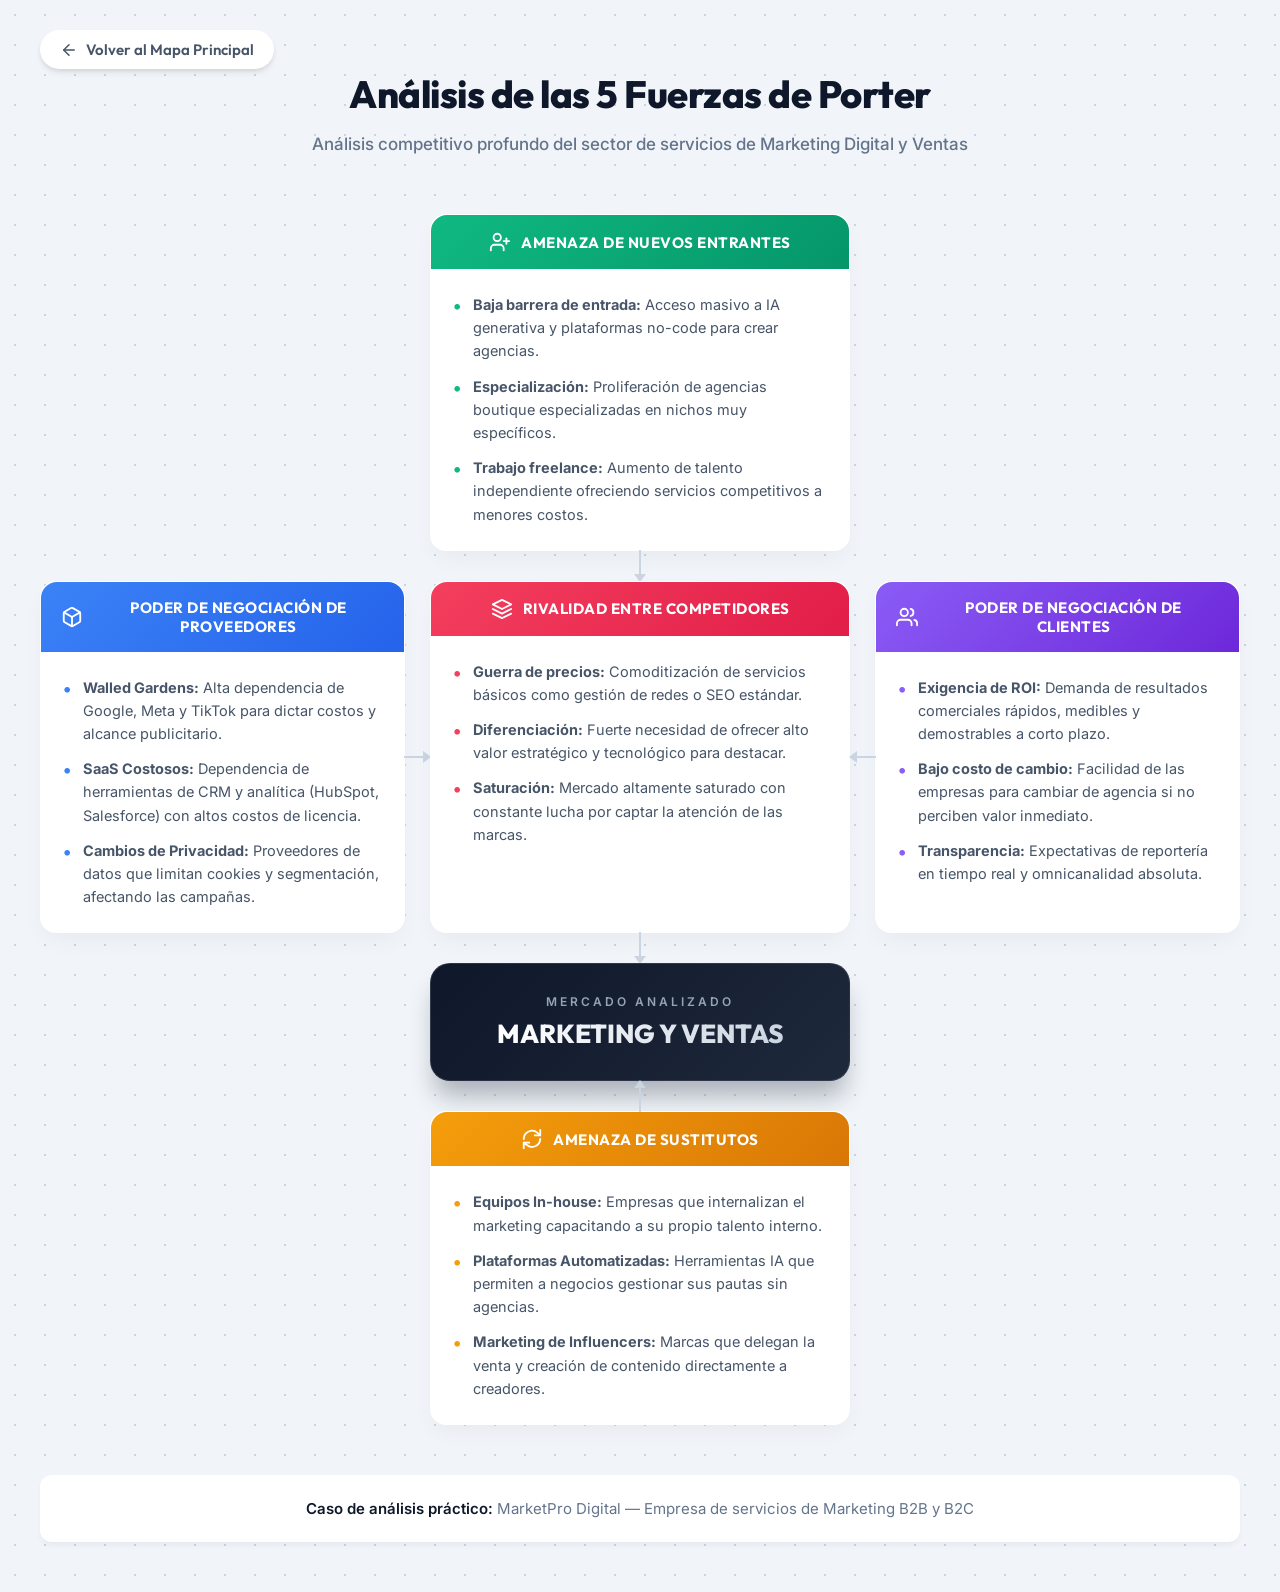
<file: porter.html>
<!doctype html>
<html lang="es">
  <head>
    <meta charset="UTF-8" />
    <meta name="viewport" content="width=device-width, initial-scale=1.0" />
    <title>Cinco Fuerzas de Porter - Marketing y Ventas</title>

    <link rel="preconnect" href="https://fonts.googleapis.com" />
    <link rel="preconnect" href="https://fonts.gstatic.com" crossorigin />
    <link
      href="https://fonts.googleapis.com/css2?family=Inter:wght@400;500;600&family=Outfit:wght@500;600;700;800&display=swap"
      rel="stylesheet"
    />

    <style>
      /* CSS reset and base */
      * {
        box-sizing: border-box;
        margin: 0;
        padding: 0;
      }
      body {
        font-family: "Inter", sans-serif;
        background: #f1f5f9;
        color: #334155;
        min-height: 100vh;
        padding: 50px 20px;
        /* Premium dot pattern background */
        background-image: radial-gradient(#cbd5e1 1.5px, transparent 1.5px);
        background-size: 30px 30px;
      }
      .contenedor {
        max-width: 1200px;
        margin: auto;
        position: relative;
      }

      /* Botón Volver */
      .btn-volver {
        position: absolute;
        top: -20px;
        left: 0;
        display: inline-flex;
        align-items: center;
        gap: 8px;
        padding: 10px 20px;
        background: white;
        color: #475569;
        text-decoration: none;
        font-weight: 600;
        font-family: "Outfit", sans-serif;
        font-size: 15px;
        border-radius: 50px;
        box-shadow:
          0 4px 6px -1px rgba(0, 0, 0, 0.1),
          0 2px 4px -1px rgba(0, 0, 0, 0.06);
        transition: all 0.3s cubic-bezier(0.4, 0, 0.2, 1);
        z-index: 10;
      }
      .btn-volver:hover {
        background: #f8fafc;
        color: #0f172a;
        transform: translateY(-3px);
        box-shadow: 0 10px 15px -3px rgba(0, 0, 0, 0.1);
      }

      /* Título */
      .titulo {
        text-align: center;
        margin-bottom: 60px;
        padding-top: 20px;
      }
      .titulo h1 {
        font-family: "Outfit", sans-serif;
        font-size: 38px;
        font-weight: 800;
        color: #0f172a;
        letter-spacing: -0.5px;
        margin-bottom: 16px;
      }
      .titulo p {
        font-size: 17px;
        color: #64748b;
        font-weight: 500;
      }

      /* GRID MAPA - Responsive and clean layout */
      .mapa {
        display: grid;
        grid-template-columns: 1fr minmax(320px, 420px) 1fr;
        grid-template-areas:
          ". nuevos ."
          "proveedores rivalidad clientes"
          ". centro ."
          ". sustitutos .";
        gap: 30px 25px;
        position: relative;
        z-index: 1;
      }

      /* Cajas de fuerzas */
      .fuerza {
        background: white;
        border-radius: 16px;
        box-shadow: 0 10px 25px -5px rgba(0, 0, 0, 0.05);
        display: flex;
        flex-direction: column;
        overflow: visible; /* To allow arrows to show outside */
        border: 1px solid rgba(255, 255, 255, 0.8);
        transition: all 0.4s cubic-bezier(0.4, 0, 0.2, 1);
        position: relative;
        z-index: 2;
        height: 100%;
      }

      /* Envoltura interna para esconder desbordes visuales pero no flechas */
      .fuerza-inner {
        border-radius: 16px;
        overflow: hidden;
        display: flex;
        flex-direction: column;
        height: 100%;
      }

      .fuerza:hover {
        transform: translateY(-8px);
        box-shadow: 0 20px 25px -5px rgba(0, 0, 0, 0.1);
        z-index: 10;
      }

      .encabezado {
        padding: 16px 20px;
        font-family: "Outfit", sans-serif;
        font-size: 15px;
        font-weight: 700;
        text-align: center;
        color: white;
        letter-spacing: 0.5px;
        display: flex;
        align-items: center;
        justify-content: center;
        gap: 10px;
      }
      .encabezado svg {
        width: 22px;
        height: 22px;
        flex-shrink: 0;
      }

      .contenido {
        padding: 24px 22px;
        font-size: 14.5px;
        line-height: 1.6;
        color: #475569;
        flex-grow: 1;
        background: white;
      }
      .contenido ul {
        padding-left: 0;
        list-style-type: none;
      }
      .contenido li {
        margin-bottom: 12px;
        position: relative;
        padding-left: 20px;
      }
      .contenido li::before {
        content: "•";
        color: var(--color-fuerza, #94a3b8);
        position: absolute;
        left: 0;
        font-weight: bold;
        font-size: 18px;
        line-height: 1.4;
      }
      .contenido li:last-child {
        margin-bottom: 0;
      }

      /* Colores y Áreas */
      .verde {
        --color-fuerza: #10b981;
        grid-area: nuevos;
      }
      .verde .encabezado {
        background: linear-gradient(135deg, #10b981 0%, #059669 100%);
      }

      .azul {
        --color-fuerza: #3b82f6;
        grid-area: proveedores;
      }
      .azul .encabezado {
        background: linear-gradient(135deg, #3b82f6 0%, #2563eb 100%);
      }

      .gris {
        --color-fuerza: #8b5cf6;
        grid-area: clientes;
      }
      .gris .encabezado {
        background: linear-gradient(135deg, #8b5cf6 0%, #6d28d9 100%);
      }

      .naranja {
        --color-fuerza: #f43f5e;
        grid-area: rivalidad;
      }
      .naranja .encabezado {
        background: linear-gradient(135deg, #f43f5e 0%, #e11d48 100%);
      }

      .amarillo {
        --color-fuerza: #f59e0b;
        grid-area: sustitutos;
      }
      .amarillo .encabezado {
        background: linear-gradient(135deg, #f59e0b 0%, #d97706 100%);
      }

      /* Centro - Contexto */
      .centro {
        grid-area: centro;
        background: linear-gradient(135deg, #0f172a 0%, #1e293b 100%);
        color: white;
        border-radius: 20px;
        display: flex;
        flex-direction: column;
        align-items: center;
        justify-content: center;
        padding: 30px 20px;
        box-shadow: 0 20px 25px -5px rgba(15, 23, 42, 0.3);
        transition: all 0.4s ease;
        position: relative;
        z-index: 2;
        border: 1px solid rgba(255, 255, 255, 0.1);
      }
      .centro:hover {
        transform: translateY(-8px) scale(1.02);
        box-shadow: 0 25px 30px -5px rgba(15, 23, 42, 0.4);
        z-index: 10;
      }
      .centro small {
        font-family: "Inter", sans-serif;
        font-size: 12px;
        letter-spacing: 3px;
        text-transform: uppercase;
        color: #94a3b8;
        margin-bottom: 8px;
        font-weight: 600;
      }
      .centro h2 {
        font-family: "Outfit", sans-serif;
        font-size: 26px;
        font-weight: 800;
        text-align: center;
        background: linear-gradient(to right, #ffffff, #cbd5e1);
        -webkit-background-clip: text;
        -webkit-text-fill-color: transparent;
      }

      /* Conectores y Flechas (Solo para Desktop) */
      @media (min-width: 991px) {
        /* NUEVOS -> RIVALIDAD (Abajo) */
        .nuevos::after {
          content: "";
          position: absolute;
          bottom: -30px;
          left: 50%;
          transform: translateX(-50%);
          width: 2px;
          height: 30px;
          background: #cbd5e1;
        }
        .nuevos::before {
          content: "";
          position: absolute;
          bottom: -32px;
          left: 50%;
          transform: translateX(-50%);
          border-left: 6px solid transparent;
          border-right: 6px solid transparent;
          border-top: 8px solid #cbd5e1;
          z-index: 1;
        }

        /* PROVEEDORES -> RIVALIDAD (Derecha) */
        .proveedores::after {
          content: "";
          position: absolute;
          top: 50%;
          right: -25px;
          transform: translateY(-50%);
          width: 25px;
          height: 2px;
          background: #cbd5e1;
        }
        .proveedores::before {
          content: "";
          position: absolute;
          top: 50%;
          right: -27px;
          transform: translateY(-50%);
          border-top: 6px solid transparent;
          border-bottom: 6px solid transparent;
          border-left: 8px solid #cbd5e1;
          z-index: 1;
        }

        /* CLIENTES -> RIVALIDAD (Izquierda) */
        .clientes::after {
          content: "";
          position: absolute;
          top: 50%;
          left: -25px;
          transform: translateY(-50%);
          width: 25px;
          height: 2px;
          background: #cbd5e1;
        }
        .clientes::before {
          content: "";
          position: absolute;
          top: 50%;
          left: -27px;
          transform: translateY(-50%);
          border-top: 6px solid transparent;
          border-bottom: 6px solid transparent;
          border-right: 8px solid #cbd5e1;
          z-index: 1;
        }

        /* RIVALIDAD -> CENTRO (Abajo) */
        .rivalidad::after {
          content: "";
          position: absolute;
          bottom: -30px;
          left: 50%;
          transform: translateX(-50%);
          width: 2px;
          height: 30px;
          background: #cbd5e1;
        }
        .rivalidad::before {
          content: "";
          position: absolute;
          bottom: -32px;
          left: 50%;
          transform: translateX(-50%);
          border-left: 6px solid transparent;
          border-right: 6px solid transparent;
          border-top: 8px solid #cbd5e1;
          z-index: 1;
        }

        /* SUSTITUTOS -> CENTRO (Arriba) */
        .sustitutos::after {
          content: "";
          position: absolute;
          top: -30px;
          left: 50%;
          transform: translateX(-50%);
          width: 2px;
          height: 30px;
          background: #cbd5e1;
        }
        .sustitutos::before {
          content: "";
          position: absolute;
          top: -32px;
          left: 50%;
          transform: translateX(-50%);
          border-left: 6px solid transparent;
          border-right: 6px solid transparent;
          border-bottom: 8px solid #cbd5e1;
          z-index: 1;
        }
      }

      /* Pie */
      .pie {
        text-align: center;
        margin-top: 50px;
        padding: 24px;
        font-size: 15px;
        color: #64748b;
        background: white;
        border-radius: 12px;
        box-shadow: 0 4px 6px -1px rgba(0, 0, 0, 0.05);
      }
      .pie strong {
        color: #0f172a;
        font-weight: 600;
      }

      /* Responsive Mobile Ajustes */
      @media (max-width: 990px) {
        .mapa {
          grid-template-columns: 1fr;
          grid-template-areas:
            "nuevos"
            "proveedores"
            "clientes"
            "rivalidad"
            "centro"
            "sustitutos";
        }
        .btn-volver {
          position: relative;
          top: 0;
          margin-bottom: 20px;
        }
        .titulo {
          margin-bottom: 30px;
          padding-top: 0;
        }
      }
    </style>
  </head>

  <body>
    <div class="contenedor">
      <!-- Botón Volver -->
      <a href="index.html" class="btn-volver">
        <svg
          width="18"
          height="18"
          viewBox="0 0 24 24"
          fill="none"
          stroke="currentColor"
          stroke-width="2"
          stroke-linecap="round"
          stroke-linejoin="round"
        >
          <line x1="19" y1="12" x2="5" y2="12"></line>
          <polyline points="12 19 5 12 12 5"></polyline>
        </svg>
        Volver al Mapa Principal
      </a>

      <!-- Título -->
      <div class="titulo">
        <h1>Análisis de las 5 Fuerzas de Porter</h1>
        <p>
          Análisis competitivo profundo del sector de servicios de Marketing
          Digital y Ventas
        </p>
      </div>

      <!-- MAPA GRID -->
      <div class="mapa">
        <!-- AMENAZA DE NUEVOS INGRESOS -->
        <div class="fuerza nuevos verde">
          <div class="fuerza-inner">
            <div class="encabezado">
              <svg
                viewBox="0 0 24 24"
                fill="none"
                stroke="currentColor"
                stroke-width="2"
                stroke-linecap="round"
                stroke-linejoin="round"
              >
                <path d="M16 21v-2a4 4 0 0 0-4-4H6a4 4 0 0 0-4 4v2"></path>
                <circle cx="9" cy="7" r="4"></circle>
                <line x1="19" y1="8" x2="19" y2="14"></line>
                <line x1="22" y1="11" x2="16" y2="11"></line>
              </svg>
              AMENAZA DE NUEVOS ENTRANTES
            </div>
            <div class="contenido">
              <ul>
                <li>
                  <strong>Baja barrera de entrada:</strong> Acceso masivo a IA
                  generativa y plataformas no-code para crear agencias.
                </li>
                <li>
                  <strong>Especialización:</strong> Proliferación de agencias
                  boutique especializadas en nichos muy específicos.
                </li>
                <li>
                  <strong>Trabajo freelance:</strong> Aumento de talento
                  independiente ofreciendo servicios competitivos a menores
                  costos.
                </li>
              </ul>
            </div>
          </div>
        </div>

        <!-- PODER DE NEGOCIACIÓN DE LOS PROVEEDORES -->
        <div class="fuerza proveedores azul">
          <div class="fuerza-inner">
            <div class="encabezado">
              <svg
                viewBox="0 0 24 24"
                fill="none"
                stroke="currentColor"
                stroke-width="2"
                stroke-linecap="round"
                stroke-linejoin="round"
              >
                <path
                  d="M21 16V8a2 2 0 0 0-1-1.73l-7-4a2 2 0 0 0-2 0l-7 4A2 2 0 0 0 3 8v8a2 2 0 0 0 1 1.73l7 4a2 2 0 0 0 2 0l7-4A2 2 0 0 0 21 16z"
                ></path>
                <polyline points="3.27 6.96 12 12.01 20.73 6.96"></polyline>
                <line x1="12" y1="22.08" x2="12" y2="12"></line>
              </svg>
              PODER DE NEGOCIACIÓN DE PROVEEDORES
            </div>
            <div class="contenido">
              <ul>
                <li>
                  <strong>Walled Gardens:</strong> Alta dependencia de Google,
                  Meta y TikTok para dictar costos y alcance publicitario.
                </li>
                <li>
                  <strong>SaaS Costosos:</strong> Dependencia de herramientas de
                  CRM y analítica (HubSpot, Salesforce) con altos costos de
                  licencia.
                </li>
                <li>
                  <strong>Cambios de Privacidad:</strong> Proveedores de datos
                  que limitan cookies y segmentación, afectando las campañas.
                </li>
              </ul>
            </div>
          </div>
        </div>

        <!-- RIVALIDAD ENTRE COMPETIDORES -->
        <div class="fuerza rivalidad naranja">
          <div class="fuerza-inner">
            <div class="encabezado">
              <svg
                viewBox="0 0 24 24"
                fill="none"
                stroke="currentColor"
                stroke-width="2"
                stroke-linecap="round"
                stroke-linejoin="round"
              >
                <path d="M12 2L2 7l10 5 10-5-10-5z"></path>
                <path d="M2 17l10 5 10-5"></path>
                <path d="M2 12l10 5 10-5"></path>
              </svg>
              RIVALIDAD ENTRE COMPETIDORES
            </div>
            <div class="contenido">
              <ul>
                <li>
                  <strong>Guerra de precios:</strong> Comoditización de
                  servicios básicos como gestión de redes o SEO estándar.
                </li>
                <li>
                  <strong>Diferenciación:</strong> Fuerte necesidad de ofrecer
                  alto valor estratégico y tecnológico para destacar.
                </li>
                <li>
                  <strong>Saturación:</strong> Mercado altamente saturado con
                  constante lucha por captar la atención de las marcas.
                </li>
              </ul>
            </div>
          </div>
        </div>

        <!-- PODER DE NEGOCIACIÓN DE LOS CLIENTES -->
        <div class="fuerza clientes gris">
          <div class="fuerza-inner">
            <div class="encabezado">
              <svg
                viewBox="0 0 24 24"
                fill="none"
                stroke="currentColor"
                stroke-width="2"
                stroke-linecap="round"
                stroke-linejoin="round"
              >
                <path d="M17 21v-2a4 4 0 0 0-4-4H5a4 4 0 0 0-4 4v2"></path>
                <circle cx="9" cy="7" r="4"></circle>
                <path d="M23 21v-2a4 4 0 0 0-3-3.87"></path>
                <path d="M16 3.13a4 4 0 0 1 0 7.75"></path>
              </svg>
              PODER DE NEGOCIACIÓN DE CLIENTES
            </div>
            <div class="contenido">
              <ul>
                <li>
                  <strong>Exigencia de ROI:</strong> Demanda de resultados
                  comerciales rápidos, medibles y demostrables a corto plazo.
                </li>
                <li>
                  <strong>Bajo costo de cambio:</strong> Facilidad de las
                  empresas para cambiar de agencia si no perciben valor
                  inmediato.
                </li>
                <li>
                  <strong>Transparencia:</strong> Expectativas de reportería en
                  tiempo real y omnicanalidad absoluta.
                </li>
              </ul>
            </div>
          </div>
        </div>

        <!-- CENTRO -->
        <div class="centro">
          <small>Mercado Analizado</small>
          <h2>MARKETING Y VENTAS</h2>
        </div>

        <!-- AMENAZA DE SUSTITUTOS -->
        <div class="fuerza sustitutos amarillo">
          <div class="fuerza-inner">
            <div class="encabezado">
              <svg
                viewBox="0 0 24 24"
                fill="none"
                stroke="currentColor"
                stroke-width="2"
                stroke-linecap="round"
                stroke-linejoin="round"
              >
                <path d="M21 2v6h-6"></path>
                <path d="M3 12a9 9 0 0 1 15-6.7L21 8"></path>
                <path d="M3 22v-6h6"></path>
                <path d="M21 12A9 9 0 0 1 6 18.3L3 16"></path>
              </svg>
              AMENAZA DE SUSTITUTOS
            </div>
            <div class="contenido">
              <ul>
                <li>
                  <strong>Equipos In-house:</strong> Empresas que internalizan
                  el marketing capacitando a su propio talento interno.
                </li>
                <li>
                  <strong>Plataformas Automatizadas:</strong> Herramientas IA
                  que permiten a negocios gestionar sus pautas sin agencias.
                </li>
                <li>
                  <strong>Marketing de Influencers:</strong> Marcas que delegan
                  la venta y creación de contenido directamente a creadores.
                </li>
              </ul>
            </div>
          </div>
        </div>
      </div>
      <!-- Fin de Mapa -->

      <!-- PIE -->
      <div class="pie">
        <strong>Caso de análisis práctico:</strong> MarketPro Digital — Empresa
        de servicios de Marketing B2B y B2C
      </div>
    </div>
  </body>
</html>
</file>
